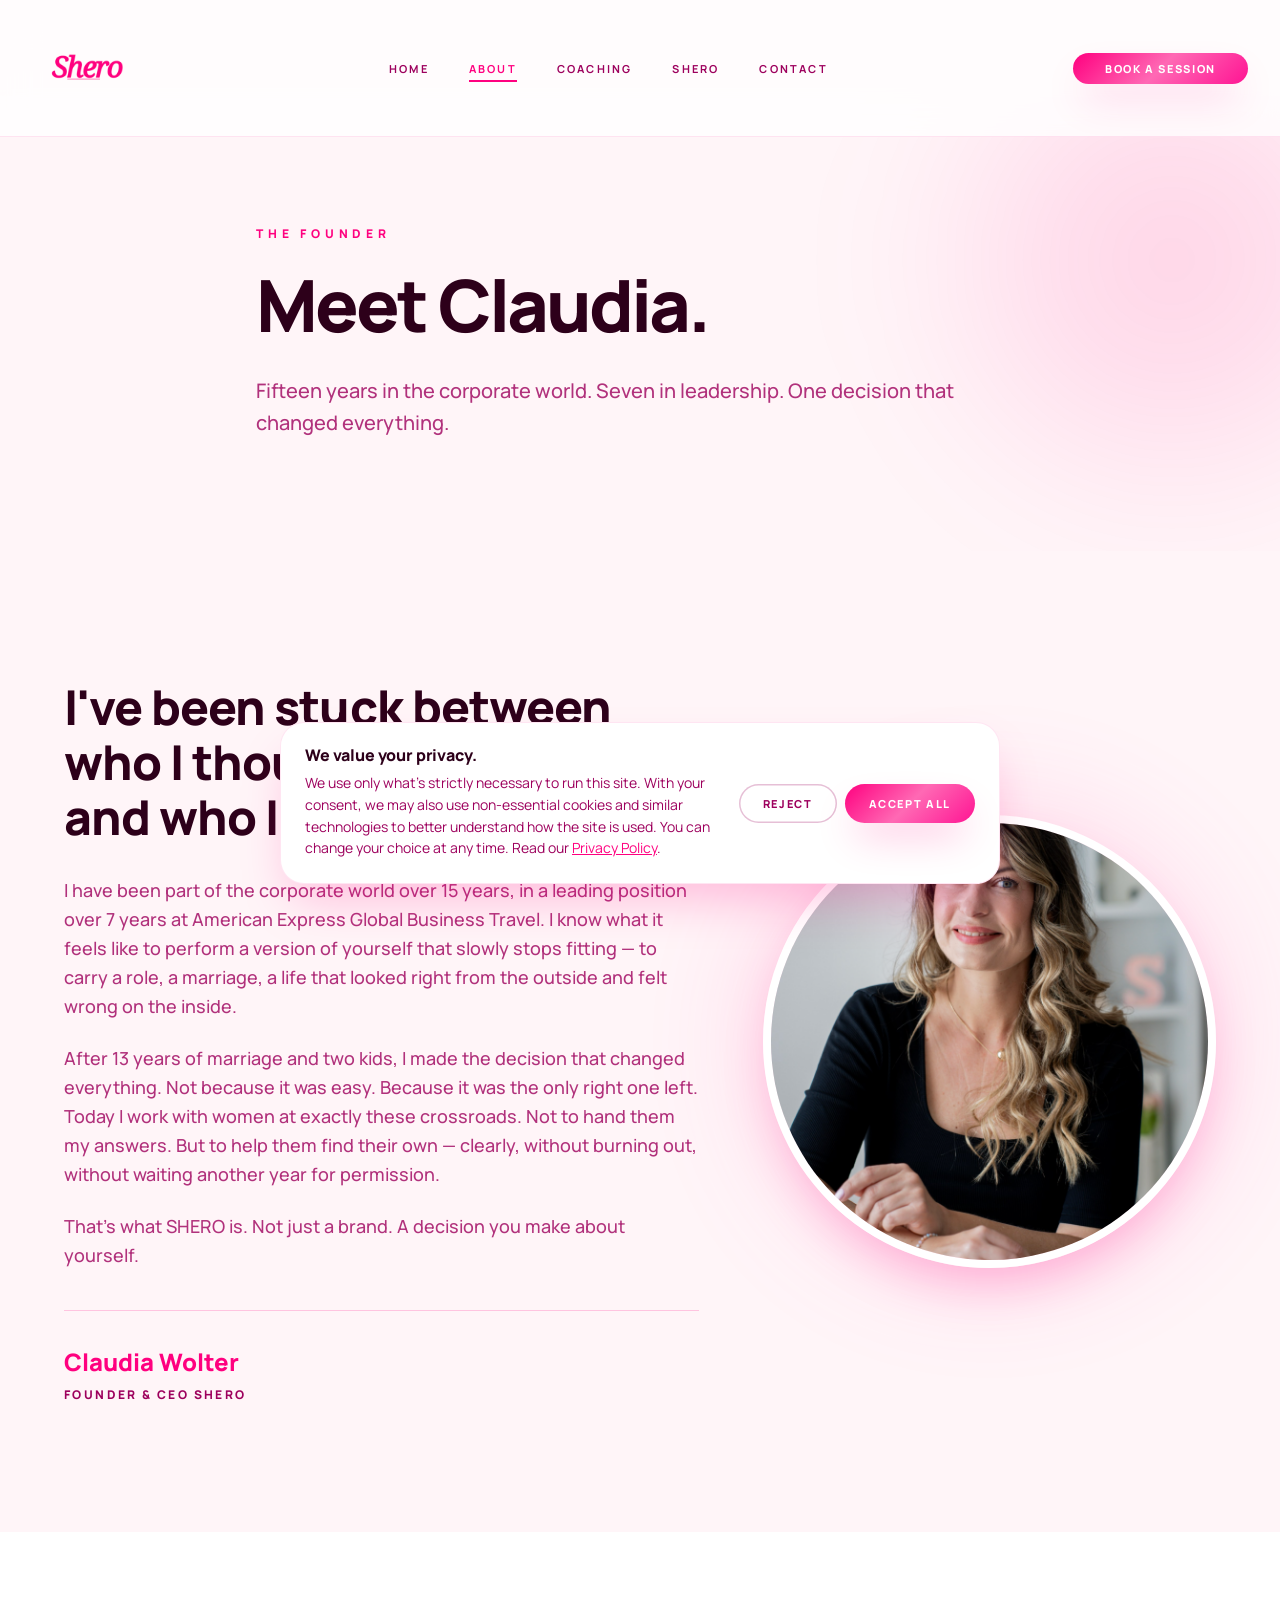
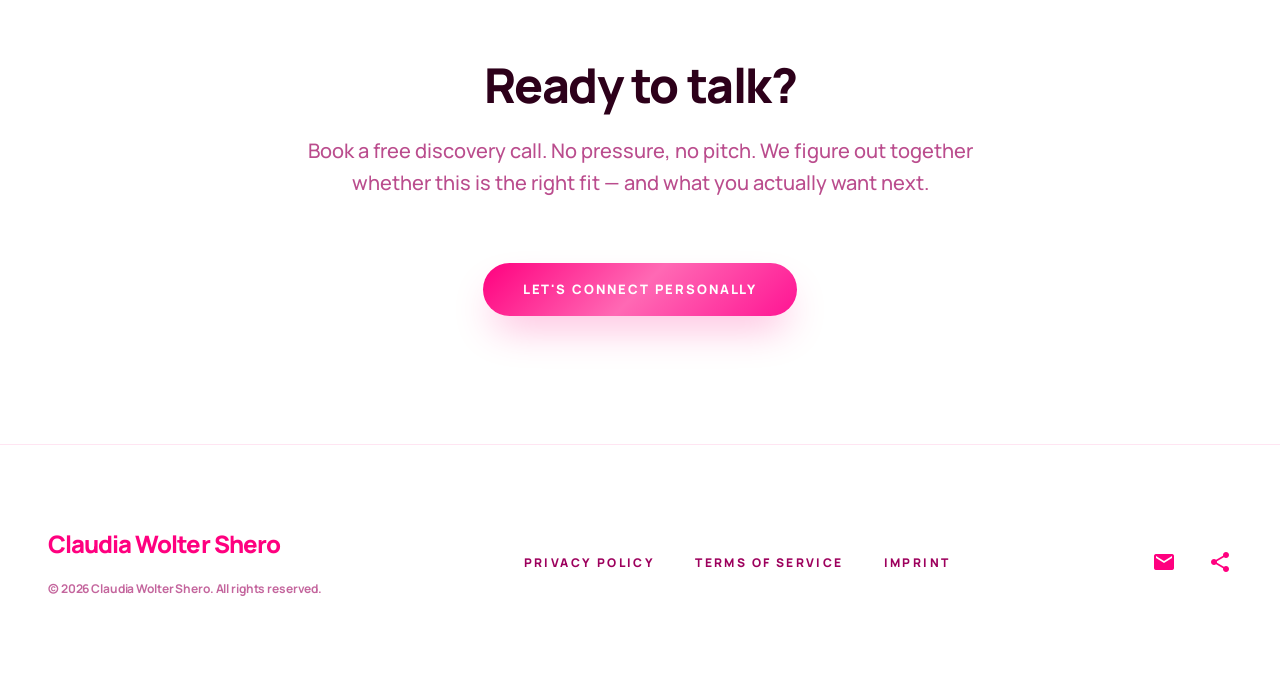
<file: about.html>
<!DOCTYPE html>
<html lang="en">
  <head>
    <meta charset="UTF-8" />
    <meta name="viewport" content="width=device-width, initial-scale=1" />
    <title>About Claudia Wolter | Shero</title>
    <meta
      name="description"
      content="The story behind Shero, in Claudia's own words. Fifteen years in the corporate world, seven in leadership, one decision that changed everything."
    />
    <link rel="preconnect" href="https://fonts.googleapis.com" />
    <link rel="preconnect" href="https://fonts.gstatic.com" crossorigin />
    <link
      href="https://fonts.googleapis.com/css2?family=Manrope:wght@200;300;400;500;600;700;800;900&display=swap"
      rel="stylesheet"
    />
    <link
      href="https://fonts.googleapis.com/css2?family=Material+Symbols+Outlined:wght,FILL@100..700,0..1&display=swap"
      rel="stylesheet"
    />
    <link rel="stylesheet" href="styles/tokens.css" />
    <link rel="stylesheet" href="styles/base.css" />
    <link rel="stylesheet" href="styles/components.css" />
    <link rel="stylesheet" href="styles/pages.css" />
  </head>
  <body>
    <header class="site-nav" data-nav></header>

    <main>
      <section class="page-intro">
        <div class="page-intro__blob" aria-hidden="true"></div>
        <div class="page-intro__inner">
          <span class="eyebrow">The founder</span>
          <h1>Meet Claudia.</h1>
          <p class="page-intro__lede">
            Fifteen years in the corporate world. Seven in leadership. One
            decision that changed everything.
          </p>
        </div>
      </section>

      <section class="founder">
        <div class="founder__inner">
          <div class="founder__body">
            <h2 class="founder__title">
              I've been stuck between who I thought I had to be — and who I
              actually was.
            </h2>
            <div class="founder__paragraphs">
              <p>
                I have been part of the corporate world over 15 years, in a
                leading position over 7 years at American Express Global
                Business Travel. I know what it feels like to perform a version
                of yourself that slowly stops fitting — to carry a role, a
                marriage, a life that looked right from the outside and felt
                wrong on the inside.
              </p>
              <p>
                After 13 years of marriage and two kids, I made the decision
                that changed everything. Not because it was easy. Because it
                was the only right one left. Today I work with women at
                exactly these crossroads. Not to hand them my answers. But to
                help them find their own — clearly, without burning out,
                without waiting another year for permission.
              </p>
              <p>
                That's what SHERO is. Not just a brand. A decision you make
                about yourself.
              </p>
            </div>
            <div class="founder__signature">
              <p class="founder__signature-name">Claudia Wolter</p>
              <p class="founder__signature-role">Founder &amp; CEO Shero</p>
            </div>
          </div>
          <div class="founder__visual">
            <div class="founder__portrait-wrap">
              <div class="founder__portrait-glow" aria-hidden="true"></div>
              <div class="founder__portrait">
                <img
                  alt="Screenshot of the Shero site shown in the portrait placeholder"
                  src="assets/Bildschirmfoto-2026-05-08-um-10.16.10.png"
                />
              </div>
            </div>
          </div>
        </div>
      </section>

      <section class="vsl">
        <div class="vsl__inner">
          <h2 class="vsl__title">Ready to talk?</h2>
          <p class="vsl__subtitle">
            Book a free discovery call. No pressure, no pitch. We figure out
            together whether this is the right fit — and what you actually want
            next.
          </p>
          <a data-calendly class="btn btn-primary">Let's connect personally</a>
        </div>
      </section>
    </main>

    <footer class="site-footer" data-footer></footer>

    <script type="module" src="components/app.js"></script>
  </body>
</html>
</file>
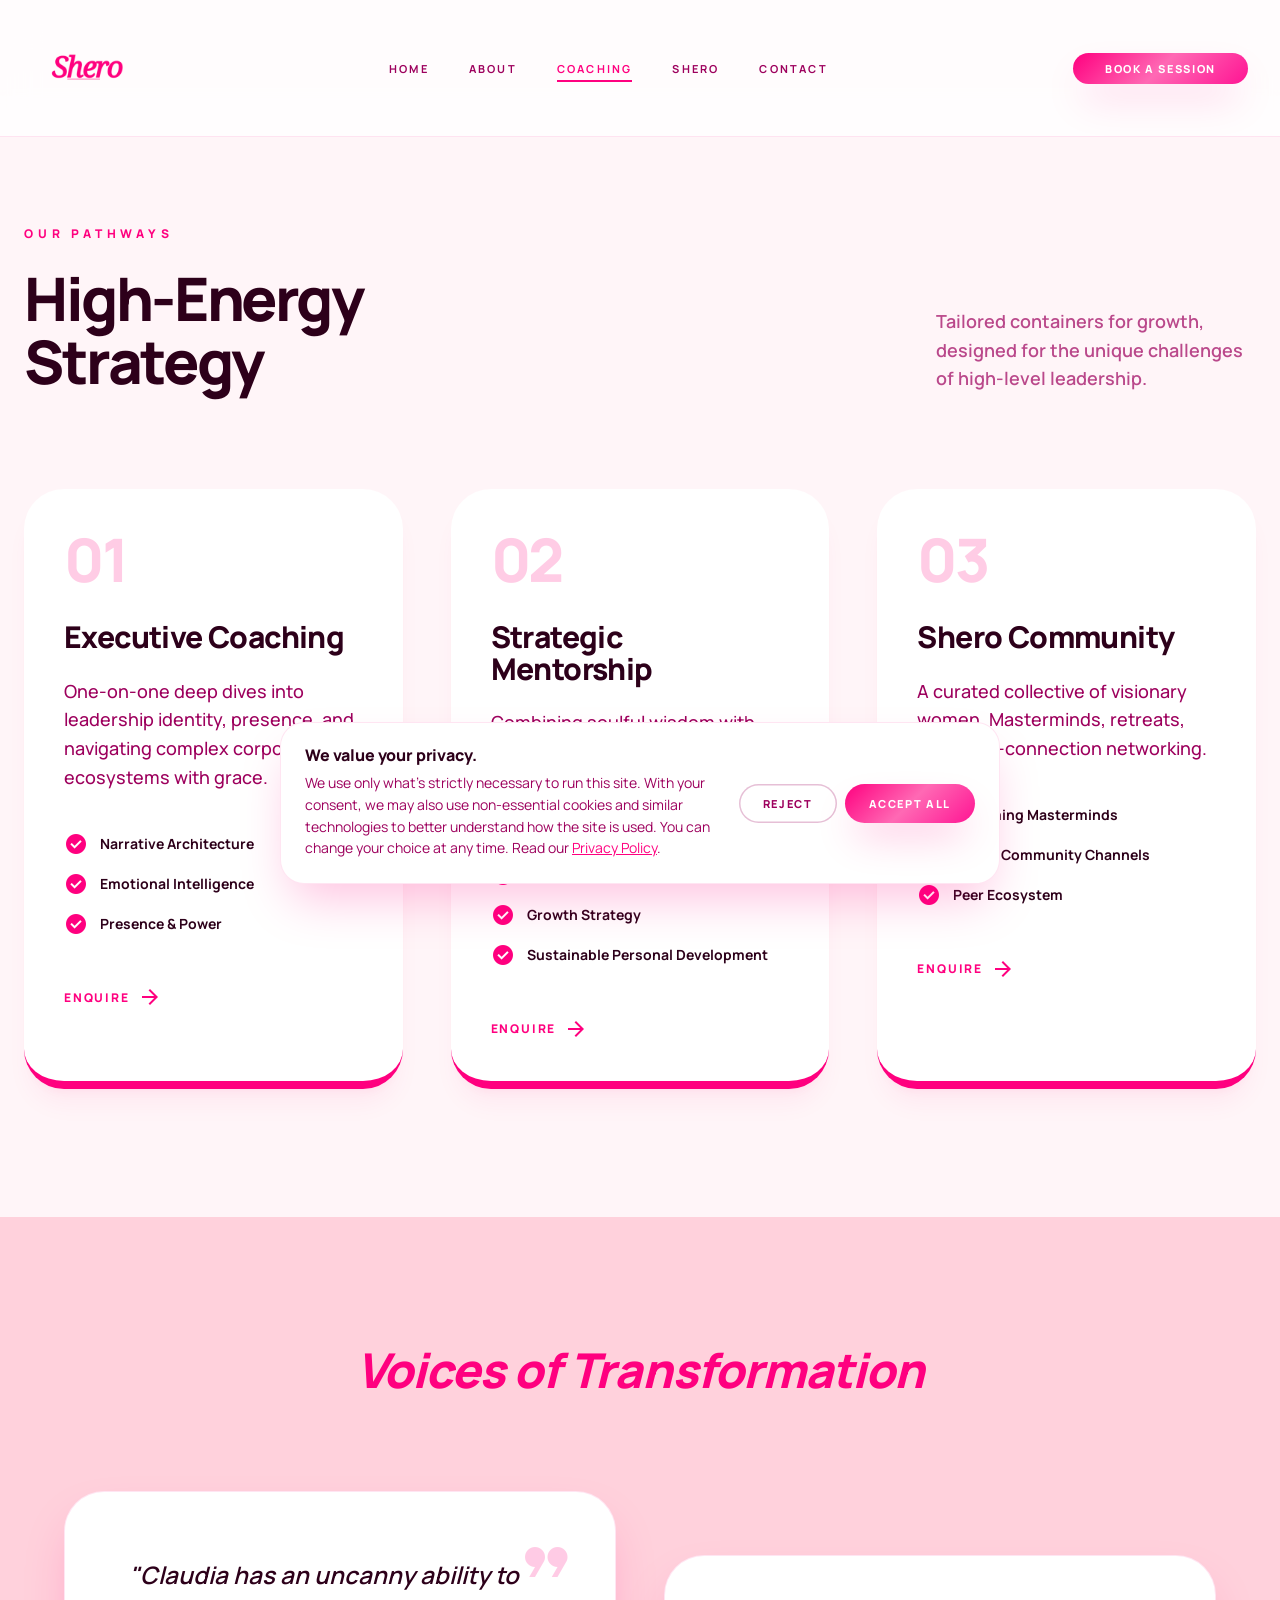
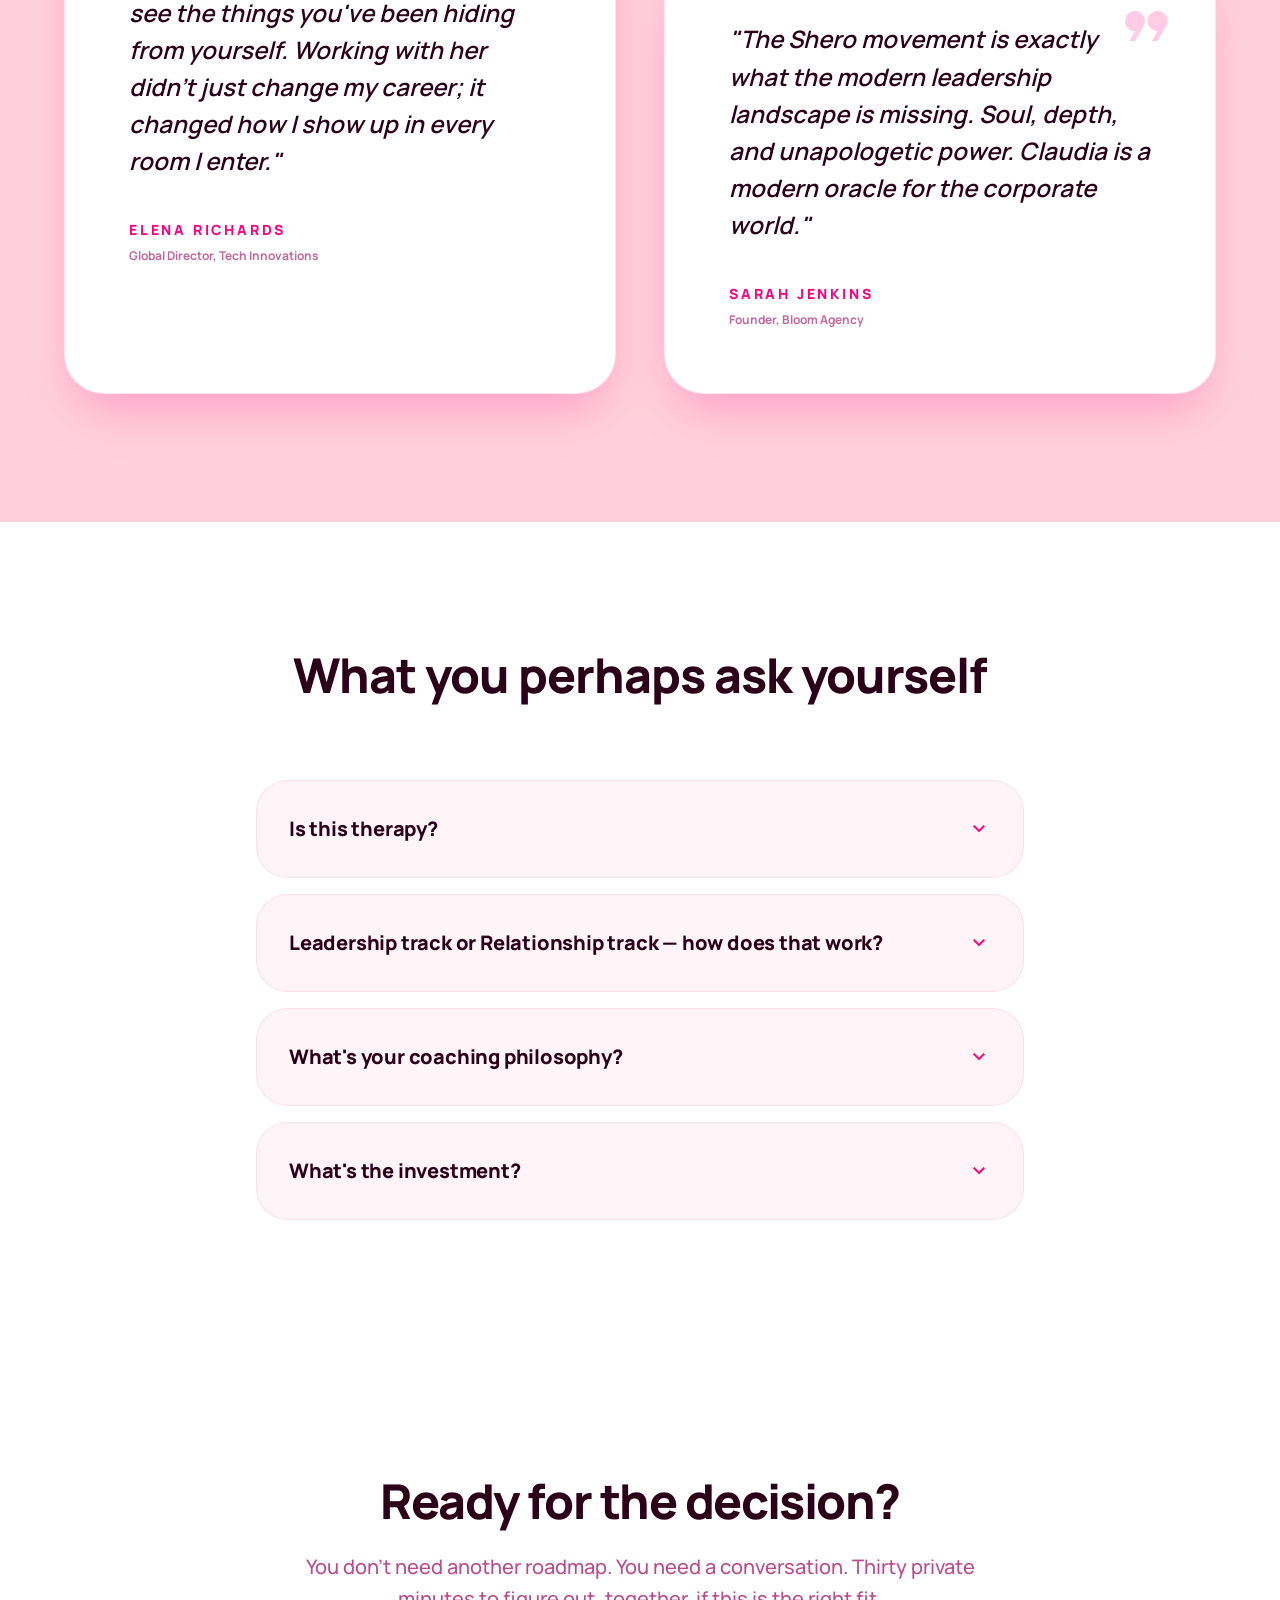
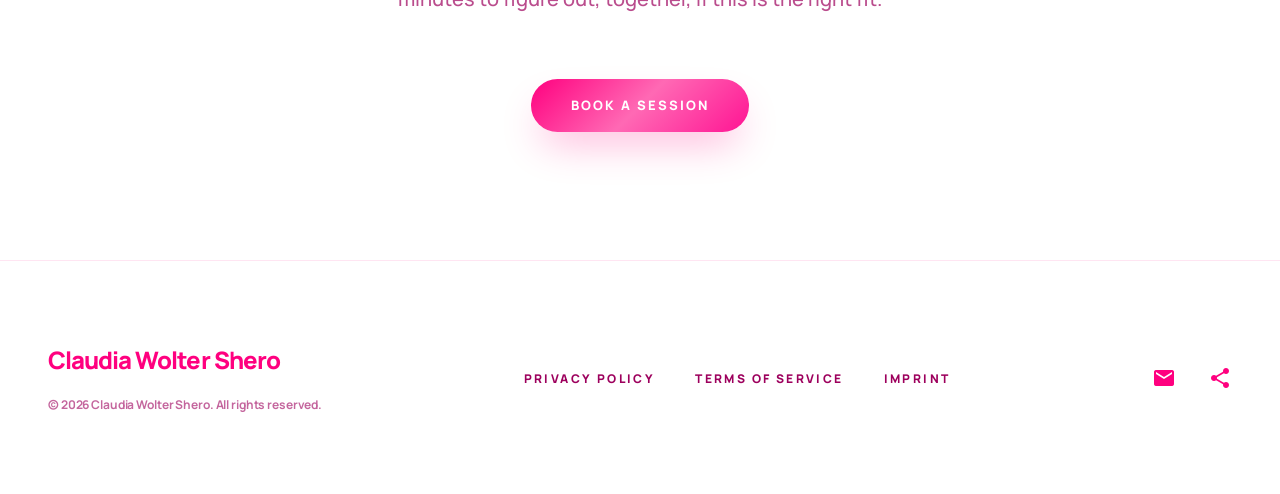
<file: coaching.html>
<!DOCTYPE html>
<html lang="en">
  <head>
    <meta charset="UTF-8" />
    <meta name="viewport" content="width=device-width, initial-scale=1" />
    <title>High-Energy Strategy | Coaching with Claudia Wolter</title>
    <meta
      name="description"
      content="Executive Coaching, Strategic Mentorship and the Shero Community — tailored containers for growth, designed for the unique challenges of high-level leadership."
    />
    <link rel="preconnect" href="https://fonts.googleapis.com" />
    <link rel="preconnect" href="https://fonts.gstatic.com" crossorigin />
    <link
      href="https://fonts.googleapis.com/css2?family=Manrope:wght@200;300;400;500;600;700;800;900&display=swap"
      rel="stylesheet"
    />
    <link
      href="https://fonts.googleapis.com/css2?family=Material+Symbols+Outlined:wght,FILL@100..700,0..1&display=swap"
      rel="stylesheet"
    />
    <link rel="stylesheet" href="styles/tokens.css" />
    <link rel="stylesheet" href="styles/base.css" />
    <link rel="stylesheet" href="styles/components.css" />
    <link rel="stylesheet" href="styles/pages.css" />
  </head>
  <body>
    <header class="site-nav" data-nav></header>

    <main>
      <section class="services">
        <div class="services__inner">
          <div class="services__header">
            <div>
              <span class="eyebrow">Our Pathways</span>
              <h2 class="services__title">High-Energy Strategy</h2>
            </div>
            <p class="services__subtitle">
              Tailored containers for growth, designed for the unique
              challenges of high-level leadership.
            </p>
          </div>

          <div class="services__grid">
            <article class="service-card">
              <span class="service-card__number">01</span>
              <h3 class="service-card__title">Executive Coaching</h3>
              <p class="service-card__body">
                One-on-one deep dives into leadership identity, presence, and
                navigating complex corporate ecosystems with grace.
              </p>
              <ul class="service-card__features">
                <li class="service-card__feature">
                  <span class="material-symbols-outlined">check_circle</span>
                  Narrative Architecture
                </li>
                <li class="service-card__feature">
                  <span class="material-symbols-outlined">check_circle</span>
                  Emotional Intelligence
                </li>
                <li class="service-card__feature">
                  <span class="material-symbols-outlined">check_circle</span>
                  Presence &amp; Power
                </li>
              </ul>
              <a data-calendly class="btn-text">
                Enquire
                <span class="material-symbols-outlined">arrow_forward</span>
              </a>
            </article>

            <article class="service-card">
              <span class="service-card__number">02</span>
              <h3 class="service-card__title">Strategic Mentorship</h3>
              <p class="service-card__body">
                Combining soulful wisdom with pragmatic strategy for female
                founders and emerging C-suite leaders.
              </p>
              <ul class="service-card__features">
                <li class="service-card__feature">
                  <span class="material-symbols-outlined">check_circle</span>
                  Business Soul-Alignment
                </li>
                <li class="service-card__feature">
                  <span class="material-symbols-outlined">check_circle</span>
                  Growth Strategy
                </li>
                <li class="service-card__feature">
                  <span class="material-symbols-outlined">check_circle</span>
                  Sustainable Personal Development
                </li>
              </ul>
              <a data-calendly class="btn-text">
                Enquire
                <span class="material-symbols-outlined">arrow_forward</span>
              </a>
            </article>

            <article class="service-card">
              <span class="service-card__number">03</span>
              <h3 class="service-card__title">Shero Community</h3>
              <p class="service-card__body">
                A curated collective of visionary women. Masterminds, retreats,
                and deep-connection networking.
              </p>
              <ul class="service-card__features">
                <li class="service-card__feature">
                  <span class="material-symbols-outlined">check_circle</span>
                  Upcoming Masterminds
                </li>
                <li class="service-card__feature">
                  <span class="material-symbols-outlined">check_circle</span>
                  Digital Community Channels
                </li>
                <li class="service-card__feature">
                  <span class="material-symbols-outlined">check_circle</span>
                  Peer Ecosystem
                </li>
              </ul>
              <a data-calendly class="btn-text">
                Enquire
                <span class="material-symbols-outlined">arrow_forward</span>
              </a>
            </article>
          </div>
        </div>
      </section>

      <section class="testimonials">
        <div class="testimonials__inner">
          <h2 class="testimonials__title">Voices of Transformation</h2>
          <div class="testimonials__grid">
            <article class="testimonial-card">
              <span class="testimonial-card__mark material-symbols-outlined icon--fill" aria-hidden="true">format_quote</span>
              <p class="testimonial-card__quote">
                "Claudia has an uncanny ability to see the things you've been
                hiding from yourself. Working with her didn't just change my
                career; it changed how I show up in every room I enter."
              </p>
              <div>
                <p class="testimonial-card__name">Elena Richards</p>
                <p class="testimonial-card__role">Global Director, Tech Innovations</p>
              </div>
            </article>

            <article class="testimonial-card testimonial-card--offset">
              <span class="testimonial-card__mark material-symbols-outlined icon--fill" aria-hidden="true">format_quote</span>
              <p class="testimonial-card__quote">
                "The Shero movement is exactly what the modern leadership
                landscape is missing. Soul, depth, and unapologetic power.
                Claudia is a modern oracle for the corporate world."
              </p>
              <div>
                <p class="testimonial-card__name">Sarah Jenkins</p>
                <p class="testimonial-card__role">Founder, Bloom Agency</p>
              </div>
            </article>
          </div>
        </div>
      </section>

      <section class="faq">
        <div class="faq__inner">
          <h2 class="faq__title">What you perhaps ask yourself</h2>
          <div class="faq__list">
            <details class="faq__item">
              <summary class="faq__summary">
                <span class="faq__question">Is this therapy?</span>
                <span class="faq__indicator material-symbols-outlined" aria-hidden="true">expand_more</span>
              </summary>
              <div class="faq__body">
                No. Coaching is future-focused — we work on decisions, clarity,
                and moving forward. If deeper therapeutic work comes up, I'll
                tell you honestly and can point you to the right support.
              </div>
            </details>

            <details class="faq__item">
              <summary class="faq__summary">
                <span class="faq__question">Leadership track or Relationship track — how does that work?</span>
                <span class="faq__indicator material-symbols-outlined" aria-hidden="true">expand_more</span>
              </summary>
              <div class="faq__body">
                Sometimes both. During our Discovery Call, we figure out
                together what's most relevant for you right now. The coaching
                adapts to where you actually are — not a fixed script.
              </div>
            </details>

            <details class="faq__item">
              <summary class="faq__summary">
                <span class="faq__question">What's your coaching philosophy?</span>
                <span class="faq__indicator material-symbols-outlined" aria-hidden="true">expand_more</span>
              </summary>
              <div class="faq__body">
                I don't tell you what to do. I ask the questions that help you
                stop leading from who others think you should be — and start
                making decisions from who you actually are.
              </div>
            </details>

            <details class="faq__item">
              <summary class="faq__summary">
                <span class="faq__question">What's the investment?</span>
                <span class="faq__indicator material-symbols-outlined" aria-hidden="true">expand_more</span>
              </summary>
              <div class="faq__body">
                We discuss investment in your Discovery Call — no pressure, no
                pitch. Book a free call and we'll figure out together if this
                is the right fit.
              </div>
            </details>
          </div>
        </div>
      </section>

      <section class="vsl">
        <div class="vsl__inner">
          <h2 class="vsl__title">Ready for the decision?</h2>
          <p class="vsl__subtitle">
            You don't need another roadmap. You need a conversation. Thirty
            private minutes to figure out, together, if this is the right fit.
          </p>
          <a data-calendly class="btn btn-primary">Book a Session</a>
        </div>
      </section>
    </main>

    <footer class="site-footer" data-footer></footer>

    <script type="module" src="components/app.js"></script>
  </body>
</html>
</file>
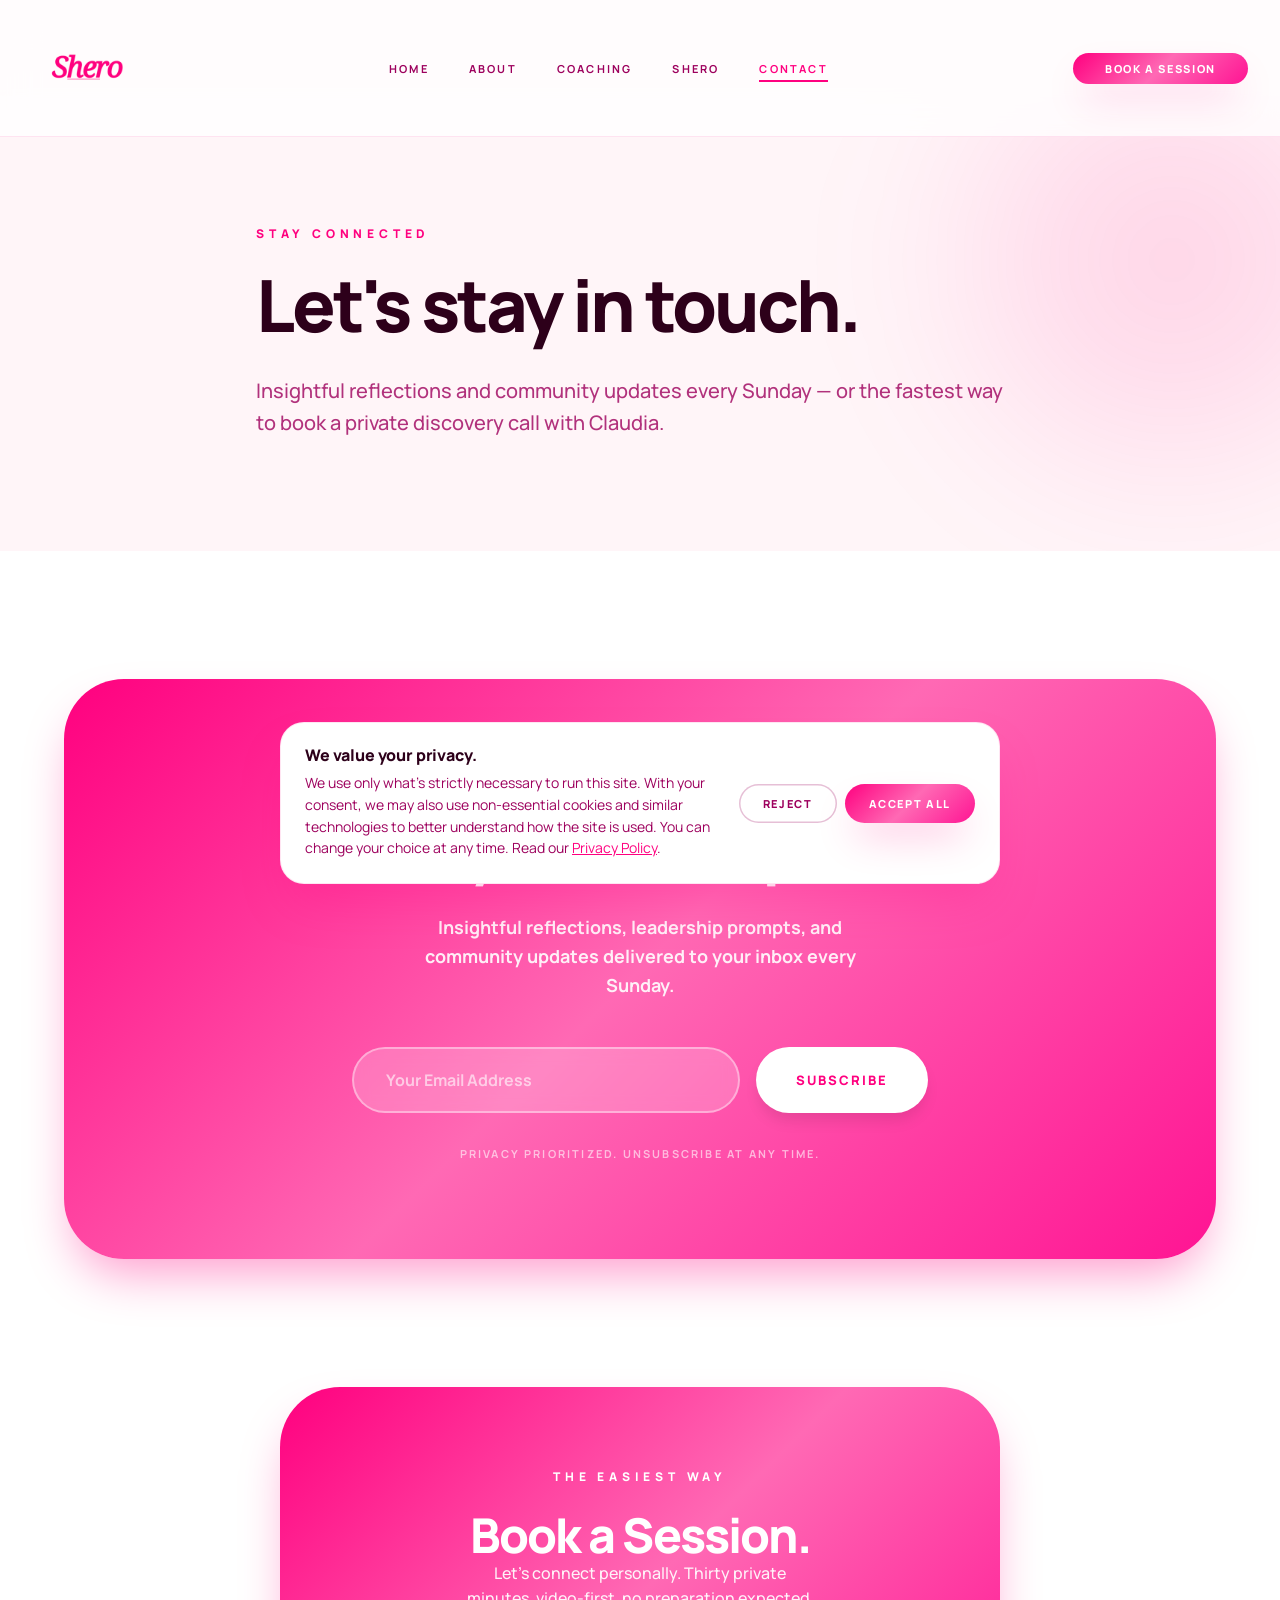
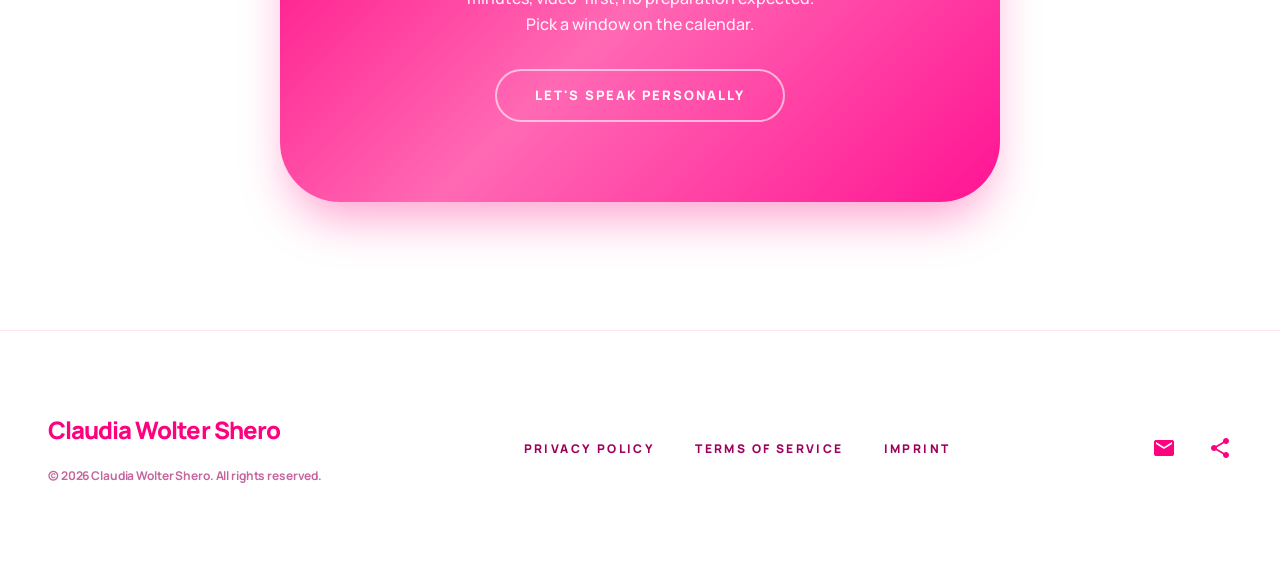
<file: contact.html>
<!DOCTYPE html>
<html lang="en">
  <head>
    <meta charset="UTF-8" />
    <meta name="viewport" content="width=device-width, initial-scale=1" />
    <title>Stay Connected | Weekly Shero Inspiration</title>
    <meta
      name="description"
      content="Weekly Shero inspiration, leadership prompts, and community updates. Or book a private discovery call with Claudia."
    />
    <link rel="preconnect" href="https://fonts.googleapis.com" />
    <link rel="preconnect" href="https://fonts.gstatic.com" crossorigin />
    <link
      href="https://fonts.googleapis.com/css2?family=Manrope:wght@200;300;400;500;600;700;800;900&display=swap"
      rel="stylesheet"
    />
    <link
      href="https://fonts.googleapis.com/css2?family=Material+Symbols+Outlined:wght,FILL@100..700,0..1&display=swap"
      rel="stylesheet"
    />
    <link rel="stylesheet" href="styles/tokens.css" />
    <link rel="stylesheet" href="styles/base.css" />
    <link rel="stylesheet" href="styles/components.css" />
    <link rel="stylesheet" href="styles/pages.css" />
  </head>
  <body>
    <header class="site-nav" data-nav></header>

    <main>
      <section class="page-intro">
        <div class="page-intro__blob" aria-hidden="true"></div>
        <div class="page-intro__inner">
          <span class="eyebrow">Stay Connected</span>
          <h1>Let's stay in touch.</h1>
          <p class="page-intro__lede">
            Insightful reflections and community updates every Sunday — or the
            fastest way to book a private discovery call with Claudia.
          </p>
        </div>
      </section>

      <section class="newsletter">
        <div class="newsletter__inner">
          <div class="newsletter__card">
            <div class="newsletter__texture" aria-hidden="true"></div>
            <div class="newsletter__body">
              <span class="eyebrow eyebrow--on-primary">Stay Connected</span>
              <h2 class="newsletter__title">Weekly Shero Inspiration</h2>
              <p class="newsletter__lede">
                Insightful reflections, leadership prompts, and community
                updates delivered to your inbox every Sunday.
              </p>
              <div class="newsletter__form" role="group" aria-label="Subscribe to the Shero newsletter">
                <label class="sr-only" for="newsletter-email">Your email address</label>
                <input
                  class="newsletter__input"
                  id="newsletter-email"
                  type="email"
                  placeholder="Your Email Address"
                />
                <a data-calendly class="btn btn-inverse">Subscribe</a>
              </div>
              <p class="newsletter__privacy">Privacy prioritized. Unsubscribe at any time.</p>
            </div>
          </div>
        </div>
      </section>

      <section class="contact-grid">
        <div class="contact-grid__inner">
          <div class="contact-book-card">
            <div>
              <span class="eyebrow eyebrow--on-primary">The easiest way</span>
              <h2>Book a Session.</h2>
              <p>
                Let's connect personally. Thirty private minutes, video-first,
                no preparation expected. Pick a window on the calendar.
              </p>
            </div>
            <div>
              <a data-calendly class="btn btn-ghost-on-primary">Let's speak personally</a>
            </div>
          </div>

        </div>
      </section>
    </main>

    <footer class="site-footer" data-footer></footer>

    <script type="module" src="components/app.js"></script>
  </body>
</html>
</file>
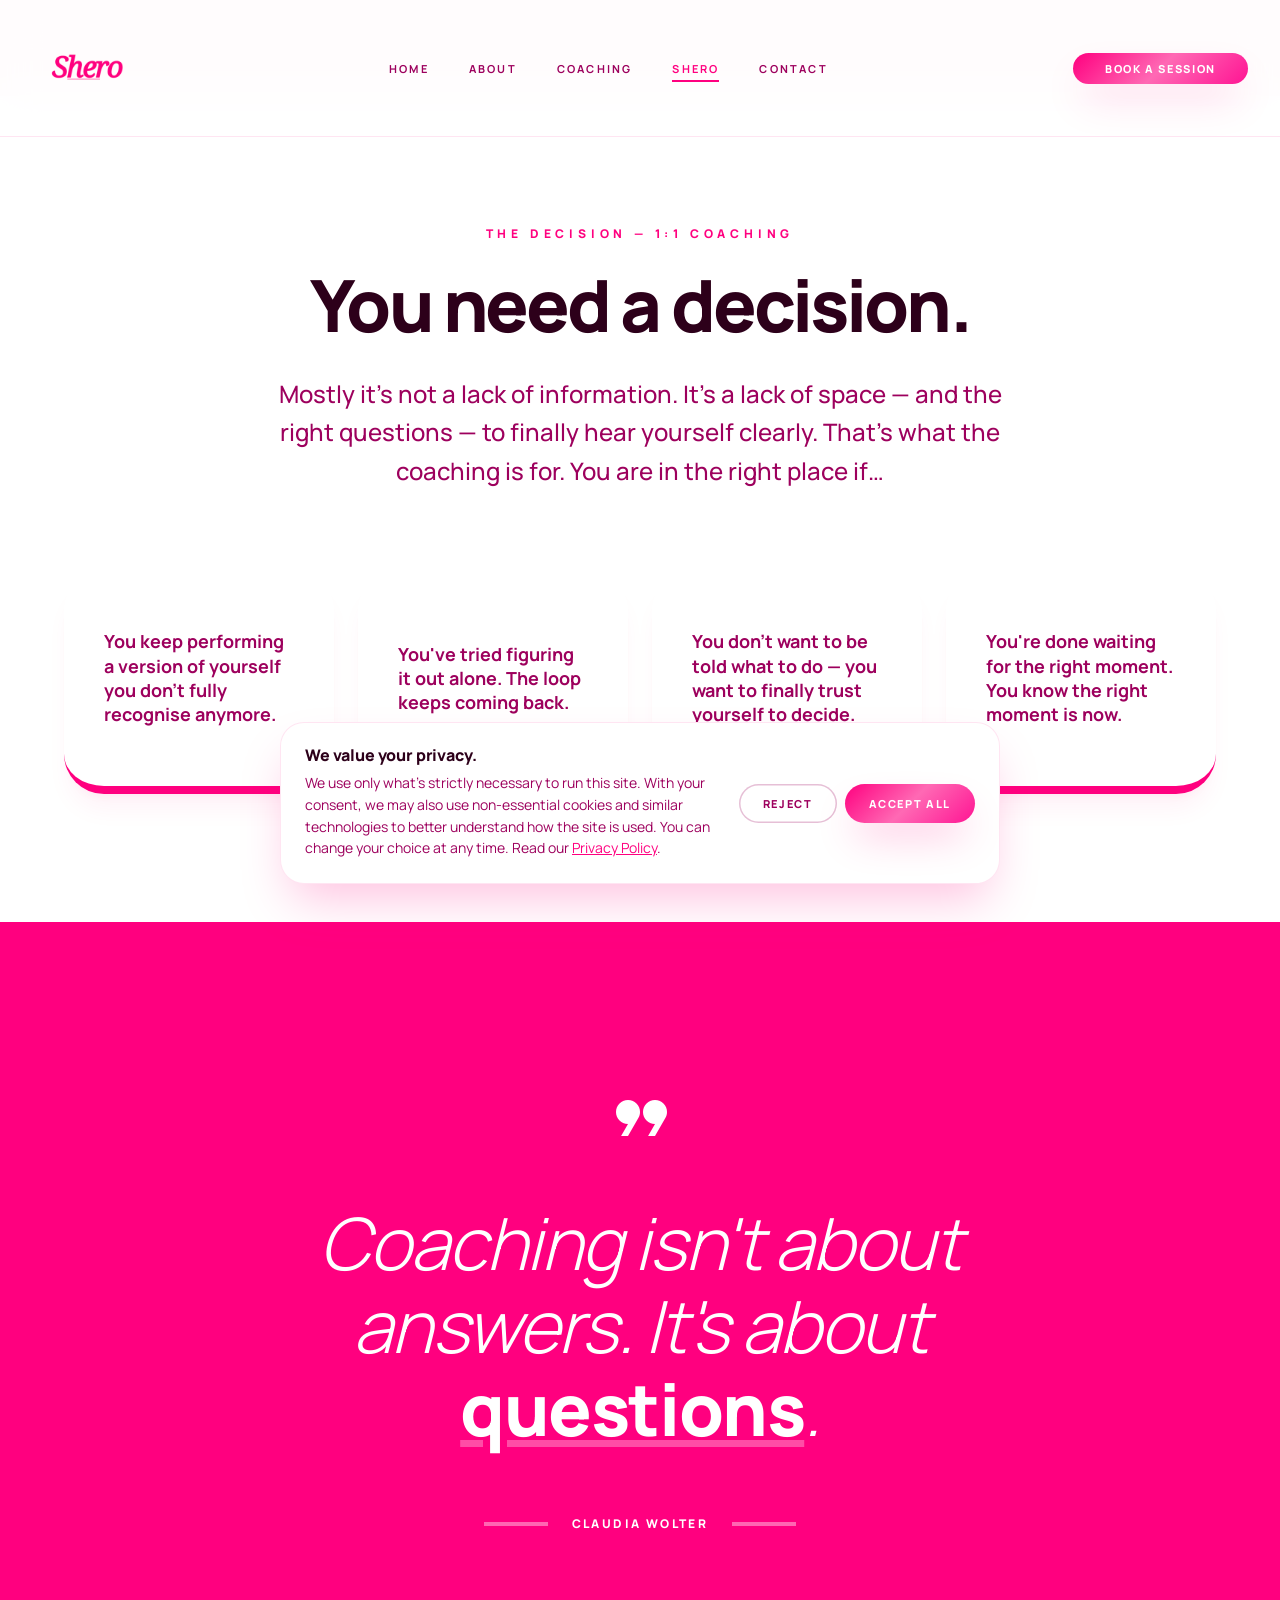
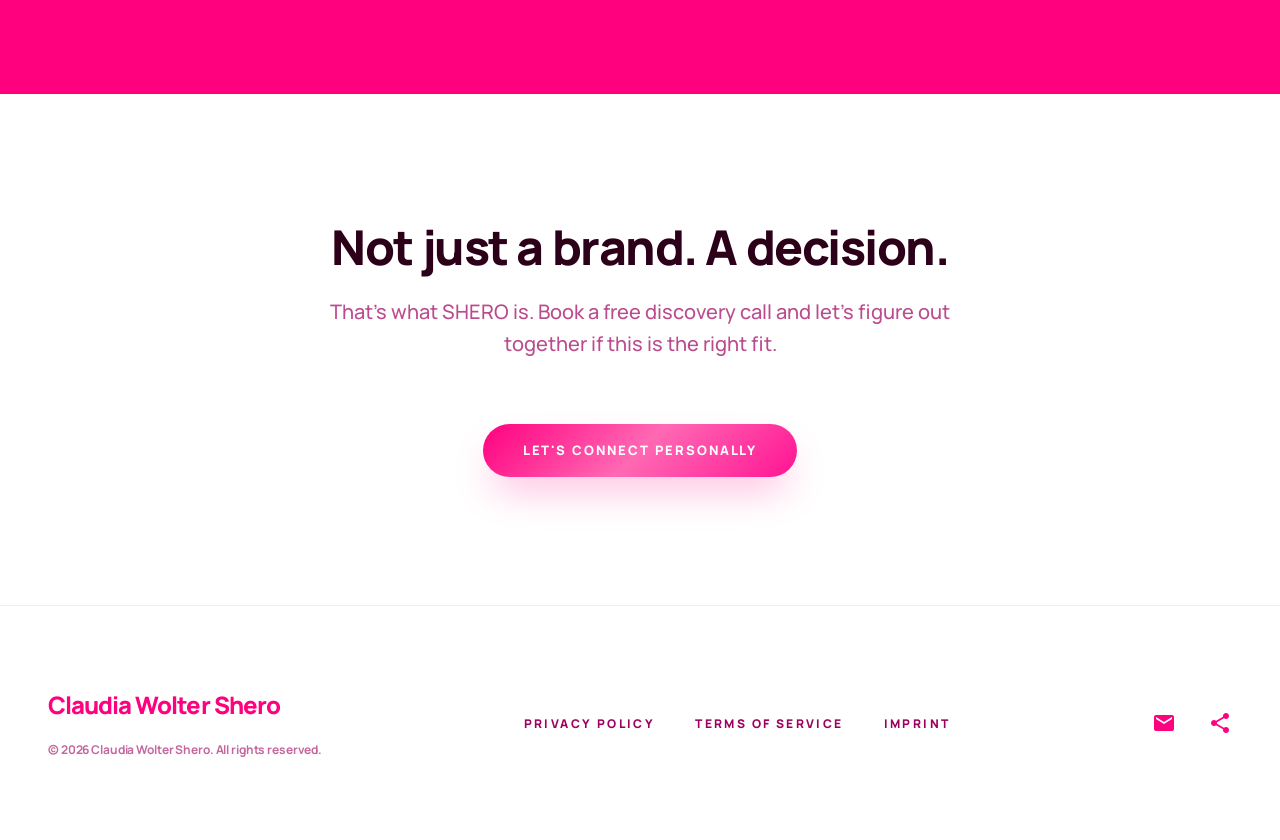
<file: shero.html>
<!DOCTYPE html>
<html lang="en">
  <head>
    <meta charset="UTF-8" />
    <meta name="viewport" content="width=device-width, initial-scale=1" />
    <title>The Decision | Shero by Claudia Wolter</title>
    <meta
      name="description"
      content="You need a decision. Coaching isn't about answers — it's about the right questions to finally hear yourself clearly."
    />
    <link rel="preconnect" href="https://fonts.googleapis.com" />
    <link rel="preconnect" href="https://fonts.gstatic.com" crossorigin />
    <link
      href="https://fonts.googleapis.com/css2?family=Manrope:wght@200;300;400;500;600;700;800;900&display=swap"
      rel="stylesheet"
    />
    <link
      href="https://fonts.googleapis.com/css2?family=Material+Symbols+Outlined:wght,FILL@100..700,0..1&display=swap"
      rel="stylesheet"
    />
    <link rel="stylesheet" href="styles/tokens.css" />
    <link rel="stylesheet" href="styles/base.css" />
    <link rel="stylesheet" href="styles/components.css" />
    <link rel="stylesheet" href="styles/pages.css" />
  </head>
  <body>
    <header class="site-nav" data-nav></header>

    <main>
      <section class="decision">
        <div class="decision__inner">
          <div class="decision__header">
            <span class="eyebrow">The Decision — 1:1 Coaching</span>
            <h2 class="decision__title">You need a decision.</h2>
            <p class="decision__lede">
              Mostly it's not a lack of information. It's a lack of space —
              and the right questions — to finally hear yourself clearly.
              That's what the coaching is for. You are in the right place
              if…
            </p>
          </div>

          <div class="decision__grid">
            <article class="decision-card">
              <p>You keep performing a version of yourself you don't fully recognise anymore.</p>
            </article>
            <article class="decision-card">
              <p>You've tried figuring it out alone. The loop keeps coming back.</p>
            </article>
            <article class="decision-card">
              <p>You don't want to be told what to do — you want to finally trust yourself to decide.</p>
            </article>
            <article class="decision-card">
              <p>You're done waiting for the right moment. You know the right moment is now.</p>
            </article>
          </div>
        </div>
      </section>

      <section class="philosophy">
        <div class="philosophy__texture" aria-hidden="true"></div>
        <div class="philosophy__inner">
          <span class="material-symbols-outlined philosophy__icon icon--fill" aria-hidden="true">format_quote</span>
          <h2 class="philosophy__quote">
            Coaching isn't about answers. It's about
            <span class="philosophy__quote-accent">questions</span>.
          </h2>
          <div class="philosophy__attribution">
            <span class="philosophy__rule" aria-hidden="true"></span>
            <span class="philosophy__name">Claudia Wolter</span>
            <span class="philosophy__rule" aria-hidden="true"></span>
          </div>
        </div>
      </section>

      <section class="vsl">
        <div class="vsl__inner">
          <h2 class="vsl__title">Not just a brand. A decision.</h2>
          <p class="vsl__subtitle">
            That's what SHERO is. Book a free discovery call and let's figure
            out together if this is the right fit.
          </p>
          <a data-calendly class="btn btn-primary">Let's connect personally</a>
        </div>
      </section>
    </main>

    <footer class="site-footer" data-footer></footer>

    <script type="module" src="components/app.js"></script>
  </body>
</html>
</file>
<file: styles/base.css>
/* Base styles — Manrope only, Stitch body setup */

*,
*::before,
*::after {
  box-sizing: border-box;
}

html {
  scroll-behavior: smooth;
}

body {
  margin: 0;
  font-family: var(--font-sans);
  font-size: 1rem;
  line-height: 1.6;
  color: var(--on-surface);
  background: var(--background);
  -webkit-font-smoothing: antialiased;
  -moz-osx-font-smoothing: grayscale;
}

body::selection,
*::selection {
  background: var(--primary);
  color: var(--on-primary);
}

h1, h2, h3, h4, h5, h6 {
  font-family: var(--font-sans);
  margin: 0;
  color: var(--on-surface);
  font-weight: 900;
  letter-spacing: -0.02em;
  line-height: 1.05;
}

p {
  margin: 0 0 1rem;
}

a {
  color: var(--primary);
  text-decoration: none;
  transition: color 300ms ease;
}

img {
  display: block;
  max-width: 100%;
  height: auto;
}

button {
  font-family: inherit;
  cursor: pointer;
}

/* Utility layout */
.container {
  width: 100%;
  max-width: 1280px;
  margin-inline: auto;
  padding-inline: 1.5rem;
}

.container--sm { max-width: 768px; }
.container--md { max-width: 960px; }
.container--lg { max-width: 1152px; }

@media (min-width: 768px) {
  .container {
    padding-inline: 2rem;
  }
}

/* The "eyebrow" — uppercase label used repeatedly in Stitch */
.eyebrow {
  display: block;
  font-size: 0.75rem;
  text-transform: uppercase;
  letter-spacing: 0.4em;
  font-weight: 900;
  color: var(--primary);
  margin-bottom: 1.5rem;
}

.eyebrow--on-primary {
  color: var(--on-primary);
}

/* Accessibility */
:focus-visible {
  outline: 2px solid var(--primary);
  outline-offset: 3px;
  border-radius: 0.5rem;
}

.sr-only {
  position: absolute;
  width: 1px;
  height: 1px;
  padding: 0;
  margin: -1px;
  overflow: hidden;
  clip: rect(0, 0, 0, 0);
  white-space: nowrap;
  border: 0;
}

@media (prefers-reduced-motion: reduce) {
  *,
  *::before,
  *::after {
    animation-duration: 0.01ms !important;
    transition-duration: 0.01ms !important;
  }
}
</file>
<file: styles/components.css>
/* Components — matching Stitch visual language */

/* ---------------- Buttons ---------------- */

.btn {
  display: inline-flex;
  align-items: center;
  justify-content: center;
  gap: 0.5rem;
  font-family: var(--font-sans);
  font-weight: 900;
  text-transform: uppercase;
  letter-spacing: 0.15em;
  line-height: 1;
  padding: 1.25rem 2.5rem;
  border-radius: var(--radius-full);
  border: 0;
  cursor: pointer;
  text-decoration: none;
  transition: transform 300ms ease, filter 300ms ease, box-shadow 300ms ease, background 300ms ease;
  white-space: nowrap;
  font-size: 0.8125rem;
}

.btn--sm {
  padding: 0.625rem 2rem;
  font-size: 0.6875rem;
}

/* Primary: Stitch's pink-glam-gradient */
.btn-primary {
  background: var(--pink-glam-gradient);
  color: var(--on-primary);
  box-shadow: var(--shadow-cta);
}

.btn-primary:hover {
  filter: brightness(1.1);
  transform: translateY(-2px);
}

.btn-primary:active {
  transform: scale(0.97);
}

/* Inverse: white background with primary text (used inside pink-gradient cards) */
.btn-inverse {
  background: var(--on-primary);
  color: var(--primary);
  box-shadow: 0 10px 15px -3px rgba(0, 0, 0, 0.1);
}

.btn-inverse:hover {
  transform: scale(1.05);
}

/* Ghost CTA inside hot-pink blocks (white ring, transparent bg) */
.btn-ghost-on-primary {
  background: transparent;
  color: var(--on-primary);
  box-shadow: inset 0 0 0 2px rgba(255, 255, 255, 0.6);
}

.btn-ghost-on-primary:hover {
  background: rgba(255, 255, 255, 0.12);
}

/* Text button with arrow */
.btn-text {
  background: transparent;
  color: var(--primary);
  padding: 0;
  text-transform: uppercase;
  letter-spacing: 0.15em;
  font-weight: 900;
  font-size: 0.75rem;
  display: inline-flex;
  align-items: center;
  gap: 0.5rem;
}

.btn-text:hover {
  text-decoration: underline;
}

/* ---------------- Nav ---------------- */

.site-nav {
  position: fixed;
  top: 0;
  left: 0;
  right: 0;
  z-index: 50;
  background: rgba(255, 255, 255, 0.8);
  backdrop-filter: blur(20px);
  -webkit-backdrop-filter: blur(20px);
  border-bottom: 1px solid rgba(255, 0, 127, 0.1);
}

.site-nav__inner {
  display: flex;
  justify-content: space-between;
  align-items: center;
  padding: 0.75rem 1.5rem;
  max-width: 100%;
}

@media (min-width: 768px) {
  .site-nav__inner {
    padding: 0.75rem 2rem;
  }
}

.site-nav__brand {
  display: flex;
  align-items: center;
  text-decoration: none;
}

.site-nav__logo {
  height: 7rem;
  width: auto;
  max-width: 400px;
}

.site-nav__links {
  display: none;
  gap: 2.5rem;
  list-style: none;
  margin: 0;
  padding: 0;
}

.site-nav__link {
  font-family: var(--font-sans);
  font-size: 0.6875rem;
  text-transform: uppercase;
  letter-spacing: 0.2em;
  font-weight: 700;
  color: var(--secondary);
  text-decoration: none;
  padding-bottom: 0.25rem;
  transition: color 300ms ease;
}

.site-nav__link:hover {
  color: var(--primary);
}

.site-nav__link[aria-current="page"] {
  color: var(--primary);
  border-bottom: 2px solid var(--primary);
}

.site-nav__toggle {
  background: transparent;
  border: 0;
  color: var(--primary);
  padding: 0.5rem;
  display: inline-flex;
  align-items: center;
  justify-content: center;
}

.site-nav__mobile {
  display: none;
  padding: 1.5rem;
  background: var(--surface);
  border-bottom: 1px solid rgba(255, 0, 127, 0.1);
}

.site-nav__mobile[data-open="true"] {
  display: block;
}

.site-nav__mobile-links {
  list-style: none;
  margin: 0 0 1.5rem;
  padding: 0;
}

.site-nav__mobile-links li + li {
  margin-top: 1rem;
}

.site-nav__mobile-link {
  font-family: var(--font-sans);
  font-weight: 900;
  font-size: 1.25rem;
  text-transform: uppercase;
  letter-spacing: 0.1em;
  color: var(--secondary);
  text-decoration: none;
}

.site-nav__mobile-link[aria-current="page"] {
  color: var(--primary);
}

.site-nav__cta {
  display: none;
}

@media (min-width: 960px) {
  .site-nav__links {
    display: flex;
  }
  .site-nav__cta {
    display: inline-flex;
  }
  .site-nav__toggle {
    display: none;
  }
  .site-nav__mobile {
    display: none !important;
  }
}

/* ---------------- Watercolor blobs (Stitch signature backdrop) ---------------- */

.watercolor-blob {
  position: absolute;
  background: radial-gradient(circle, rgba(255, 0, 127, 0.15) 0%, rgba(255, 240, 245, 0) 70%);
  filter: blur(60px);
  pointer-events: none;
  z-index: 0;
}

/* ---------------- Barbie glow utility ---------------- */

.barbie-glow {
  box-shadow: var(--barbie-glow);
}

/* ---------------- Icons ---------------- */
/* Material Symbols are loaded per-page. This sets their default look */
.material-symbols-outlined {
  font-variation-settings: 'FILL' 0, 'wght' 400, 'GRAD' 0, 'opsz' 24;
  font-family: 'Material Symbols Outlined';
  font-weight: normal;
  font-style: normal;
  line-height: 1;
  letter-spacing: normal;
  text-transform: none;
  display: inline-block;
  white-space: nowrap;
  word-wrap: normal;
  direction: ltr;
  -webkit-font-smoothing: antialiased;
  user-select: none;
}

.icon--fill {
  font-variation-settings: 'FILL' 1, 'wght' 400, 'GRAD' 0, 'opsz' 24;
}

/* ---------------- Shared "cube texture" overlay (Philosophy + gradient sections) ---------------- */

.cube-texture {
  background-image: url("https://www.transparenttextures.com/patterns/cubes.png");
  opacity: 0.2;
  pointer-events: none;
}

.checker-texture {
  background-image: url("https://www.transparenttextures.com/patterns/glam-checkerboard.png");
  opacity: 0.1;
  pointer-events: none;
}

/* ---------------- Footer ---------------- */

.site-footer {
  background: var(--on-primary);
  border-top: 1px solid rgba(255, 0, 127, 0.1);
  padding: 5rem 1.5rem;
}

.site-footer__inner {
  display: flex;
  flex-direction: column;
  align-items: center;
  gap: 2.5rem;
  max-width: 1280px;
  margin-inline: auto;
  text-align: center;
}

.site-footer__brand-block {
  display: flex;
  flex-direction: column;
  gap: 1rem;
}

.site-footer__brand {
  font-size: 1.5rem;
  font-weight: 900;
  letter-spacing: -0.04em;
  color: var(--primary);
  text-decoration: none;
}

.site-footer__copy {
  font-size: 0.75rem;
  font-weight: 700;
  color: var(--secondary);
  opacity: 0.6;
  letter-spacing: -0.01em;
  margin: 0;
}

.site-footer__links {
  display: flex;
  gap: 2.5rem;
  list-style: none;
  padding: 0;
  margin: 0;
  flex-wrap: wrap;
  justify-content: center;
}

.site-footer__link {
  font-size: 0.75rem;
  font-weight: 900;
  text-transform: uppercase;
  letter-spacing: 0.2em;
  color: var(--secondary);
  text-decoration: none;
  transition: color 300ms ease;
}

.site-footer__link:hover {
  color: var(--primary);
}

.site-footer__social {
  display: flex;
  gap: 2rem;
}

.site-footer__social a {
  color: var(--primary);
  display: inline-flex;
  transition: transform 300ms ease;
}

.site-footer__social a:hover {
  transform: scale(1.1);
}

.site-footer__social .material-symbols-outlined {
  font-size: 1.5rem;
}

@media (min-width: 768px) {
  .site-footer {
    padding: 5rem 3rem;
  }
  .site-footer__inner {
    flex-direction: row;
    justify-content: space-between;
    text-align: left;
  }
  .site-footer__links {
    justify-content: flex-start;
  }
}

/* ---------------- Cookie banner ---------------- */

.cookie-banner {
  position: fixed;
  inset: auto 1rem 1rem 1rem;
  z-index: 100;
  background: var(--on-primary);
  border-radius: var(--radius-xl);
  box-shadow: var(--shadow-2xl);
  border: 1px solid rgba(255, 0, 127, 0.1);
  padding: 1.5rem;
  max-width: 720px;
  margin-inline: auto;
  opacity: 0;
  transform: translateY(1rem);
  transition: opacity 350ms ease, transform 350ms ease;
}

.cookie-banner--visible {
  opacity: 1;
  transform: translateY(0);
}

.cookie-banner__inner {
  display: flex;
  flex-direction: column;
  gap: 1.25rem;
}

.cookie-banner__title {
  font-size: 1rem;
  font-weight: 800;
  letter-spacing: -0.01em;
  color: var(--on-surface);
  margin: 0 0 0.5rem;
}

.cookie-banner__body {
  font-size: 0.875rem;
  line-height: 1.55;
  color: var(--secondary);
  margin: 0;
}

.cookie-banner__body a {
  color: var(--primary);
  text-decoration: underline;
}

.cookie-banner__body a:hover {
  color: var(--on-surface);
}

.cookie-banner__actions {
  display: flex;
  flex-direction: column;
  gap: 0.5rem;
}

.cookie-banner__btn {
  display: inline-flex;
  align-items: center;
  justify-content: center;
  font-family: var(--font-sans);
  font-weight: 900;
  text-transform: uppercase;
  letter-spacing: 0.15em;
  font-size: 0.6875rem;
  line-height: 1;
  padding: 0.875rem 1.5rem;
  border-radius: var(--radius-full);
  border: 0;
  cursor: pointer;
  transition: transform 300ms ease, filter 300ms ease, background 300ms ease;
}

.cookie-banner__btn--accept {
  background: var(--pink-glam-gradient);
  color: var(--on-primary);
  box-shadow: var(--shadow-cta);
}

.cookie-banner__btn--accept:hover {
  filter: brightness(1.1);
  transform: translateY(-2px);
}

.cookie-banner__btn--reject {
  background: transparent;
  color: var(--secondary);
  box-shadow: inset 0 0 0 1.5px rgba(157, 0, 93, 0.25);
}

.cookie-banner__btn--reject:hover {
  background: rgba(255, 0, 127, 0.06);
  color: var(--primary);
}

@media (min-width: 640px) {
  .cookie-banner__inner {
    flex-direction: row;
    align-items: center;
    gap: 1.5rem;
  }
  .cookie-banner__text {
    flex: 1;
  }
  .cookie-banner__actions {
    flex-direction: row;
    flex-shrink: 0;
  }
}
</file>
<file: styles/pages.css>
/* Page-specific layouts — all matching Stitch screen 09359903ea7d4839820f74e67af44162 */

/* Give space below fixed nav */
main {
  padding-top: 6rem;
}

/* ---------------- Hero Section ---------------- */

.hero {
  position: relative;
  min-height: 90vh;
  display: flex;
  align-items: center;
  padding: 3rem 1.5rem;
  overflow: hidden;
  background: var(--surface);
}

.hero__blob-1 {
  position: absolute;
  top: -20%;
  right: -10%;
  width: 800px;
  height: 800px;
  background: radial-gradient(circle, rgba(255, 0, 127, 0.15) 0%, rgba(255, 240, 245, 0) 70%);
  filter: blur(60px);
  opacity: 0.8;
  pointer-events: none;
}

.hero__blob-2 {
  position: absolute;
  bottom: -10%;
  left: -5%;
  width: 600px;
  height: 600px;
  background: radial-gradient(circle, rgba(255, 0, 127, 0.15) 0%, rgba(255, 240, 245, 0) 70%);
  filter: blur(60px);
  opacity: 0.4;
  pointer-events: none;
}

.hero__inner {
  position: relative;
  z-index: 10;
  max-width: 1280px;
  margin-inline: auto;
  display: grid;
  gap: 3rem;
  align-items: center;
}

.hero__copy {
  order: 2;
}

.hero__visual {
  order: 1;
  position: relative;
}

.hero__title {
  font-size: 3rem;
  line-height: 1;
  margin-bottom: 2rem;
  font-weight: 900;
  letter-spacing: -0.03em;
}

.hero__title-highlight {
  color: var(--primary);
  font-style: italic;
}

.hero__subtitle {
  font-size: 1.25rem;
  color: rgba(157, 0, 93, 0.8);
  max-width: 32rem;
  font-weight: 500;
  line-height: 1.6;
  margin-bottom: 3rem;
}

.hero__portrait {
  position: relative;
  width: 100%;
  aspect-ratio: 4 / 5;
  border-radius: var(--radius-hero);
  overflow: hidden;
  box-shadow: var(--barbie-glow);
  border: 8px solid var(--on-primary);
}

.hero__portrait img {
  width: 100%;
  height: 100%;
  object-fit: cover;
}

.hero__portrait-gradient {
  position: absolute;
  inset: 0;
  background: linear-gradient(to top, rgba(255, 0, 127, 0.2), transparent);
}

.hero__portrait-glow {
  position: absolute;
  bottom: -2.5rem;
  right: -2.5rem;
  width: 16rem;
  height: 16rem;
  background: rgba(255, 0, 127, 0.1);
  border-radius: var(--radius-full);
  filter: blur(60px);
  z-index: -1;
}

@media (min-width: 768px) {
  .hero {
    padding: 3rem 5rem;
  }
  .hero__inner {
    grid-template-columns: repeat(12, 1fr);
    gap: 3rem;
  }
  .hero__copy {
    grid-column: span 6;
    order: 1;
  }
  .hero__visual {
    grid-column: span 6;
    order: 2;
  }
  .hero__title {
    font-size: 4.5rem;
  }
  .hero__subtitle {
    font-size: 1.5rem;
  }
}

@media (min-width: 1200px) {
  .hero__title {
    font-size: 6rem;
  }
}

/* ---------------- Introduction "Shero Movement" ---------------- */

.intro {
  padding: 8rem 1.5rem;
  background: var(--on-primary);
}

.intro__inner {
  max-width: 1152px;
  margin-inline: auto;
  display: grid;
  gap: 3rem;
  align-items: center;
}

.intro__visual {
  position: relative;
}

.intro__visual-card {
  aspect-ratio: 1 / 1;
  background: var(--surface-container);
  padding: 1.5rem;
  box-shadow: var(--shadow-2xl);
  transform: rotate(3deg);
  position: relative;
  z-index: 10;
  border-radius: 1rem;
  overflow: hidden;
  border: 1px solid rgba(255, 0, 127, 0.2);
}

.intro__visual-card img {
  width: 100%;
  height: 100%;
  object-fit: cover;
  border-radius: 0.5rem;
}

.intro__visual-shadow {
  position: absolute;
  inset: 0;
  background: rgba(255, 0, 127, 0.2);
  transform: rotate(-3deg);
  z-index: 1;
  border-radius: 1rem;
}

.intro__body h2 {
  font-size: 2.5rem;
  margin-bottom: 2rem;
  font-weight: 900;
  letter-spacing: -0.03em;
}

.intro__paragraph {
  color: var(--secondary);
  line-height: 1.6;
  margin-bottom: 1.5rem;
  font-size: 1.25rem;
  font-weight: 500;
}

.intro__paragraph--last {
  margin-bottom: 2.5rem;
}

.intro__emphasis {
  font-style: italic;
  color: var(--primary);
  font-weight: 700;
}

.intro__divider {
  height: 0.5rem;
  width: 6rem;
  background: var(--primary);
  border-radius: var(--radius-full);
  margin-bottom: 2.5rem;
}

.intro__pullquote {
  font-family: var(--font-sans);
  font-style: italic;
  font-size: 1.5rem;
  color: var(--primary);
  font-weight: 700;
  line-height: 1.3;
  margin: 0;
}

@media (min-width: 768px) {
  .intro__inner {
    grid-template-columns: 1fr 1fr;
    gap: 5rem;
  }
  .intro__body h2 {
    font-size: 3rem;
  }
}

/* ---------------- About Founder Section ---------------- */

.founder {
  padding: 8rem 1.5rem;
  background: var(--surface);
}

.founder__inner {
  max-width: 1152px;
  margin-inline: auto;
  display: grid;
  gap: 4rem;
  align-items: center;
}

.founder__body {
  order: 2;
}

.founder__visual {
  order: 1;
}

.founder__title {
  font-size: 2.25rem;
  font-weight: 900;
  margin-bottom: 2rem;
  line-height: 1.15;
  letter-spacing: -0.02em;
}

.founder__paragraphs {
  display: flex;
  flex-direction: column;
  gap: 1.5rem;
}

.founder__paragraphs p {
  font-size: 1.125rem;
  color: rgba(157, 0, 93, 0.8);
  line-height: 1.6;
  font-weight: 500;
  margin: 0;
}

.founder__signature {
  margin-top: 2.5rem;
  padding-top: 2rem;
  border-top: 1px solid rgba(255, 0, 127, 0.2);
}

.founder__signature-name {
  font-family: var(--font-sans);
  font-size: 1.5rem;
  font-weight: 900;
  color: var(--primary);
  margin: 0;
}

.founder__signature-role {
  font-size: 0.75rem;
  text-transform: uppercase;
  letter-spacing: 0.2em;
  font-weight: 900;
  color: var(--secondary);
  margin: 0.25rem 0 0;
}

.founder__portrait-wrap {
  position: relative;
}

.founder__portrait-glow {
  position: absolute;
  inset: 0;
  background: var(--pink-glam-gradient);
  border-radius: var(--radius-full);
  filter: blur(60px);
  opacity: 0.2;
  transition: opacity 300ms ease;
}

.founder__portrait-wrap:hover .founder__portrait-glow {
  opacity: 0.4;
}

.founder__portrait {
  position: relative;
  aspect-ratio: 1 / 1;
  border-radius: var(--radius-full);
  border: 8px solid var(--on-primary);
  box-shadow: var(--shadow-2xl);
  overflow: hidden;
}

.founder__portrait img {
  width: 100%;
  height: 100%;
  object-fit: cover;
}

@media (min-width: 768px) {
  .founder__inner {
    grid-template-columns: 7fr 5fr;
    gap: 4rem;
  }
  .founder__body {
    order: 1;
  }
  .founder__visual {
    order: 2;
  }
  .founder__title {
    font-size: 3rem;
  }
}

/* ---------------- VSL (Video message) Section ---------------- */

.vsl {
  padding: 8rem 1.5rem;
  background: var(--on-primary);
  position: relative;
  overflow: hidden;
}

.vsl__inner {
  max-width: 896px;
  margin-inline: auto;
  text-align: center;
  position: relative;
  z-index: 10;
}

.vsl__title {
  font-size: 3rem;
  font-weight: 900;
  margin-bottom: 1.5rem;
  letter-spacing: -0.03em;
}

.vsl__subtitle {
  font-size: 1.25rem;
  color: rgba(157, 0, 93, 0.7);
  font-weight: 500;
  margin: 0 auto 4rem;
  max-width: 42rem;
  line-height: 1.6;
}

.vsl__player {
  position: relative;
  aspect-ratio: 16 / 9;
  border-radius: var(--radius-card);
  overflow: hidden;
  background: var(--surface-container);
  border: 4px solid var(--on-primary);
  box-shadow: var(--shadow-2xl);
  margin-bottom: 4rem;
  cursor: pointer;
  transition: transform 300ms ease;
}

.vsl__player img {
  width: 100%;
  height: 100%;
  object-fit: cover;
  opacity: 0.6;
  filter: grayscale(0.2);
}

.vsl__play-wrap {
  position: absolute;
  inset: 0;
  display: flex;
  align-items: center;
  justify-content: center;
}

.vsl__play {
  width: 6rem;
  height: 6rem;
  background: var(--pink-glam-gradient);
  border-radius: var(--radius-full);
  display: flex;
  align-items: center;
  justify-content: center;
  color: var(--on-primary);
  box-shadow: var(--shadow-2xl);
  border: 0;
  transition: transform 300ms ease;
}

.vsl__player:hover .vsl__play {
  transform: scale(1.1);
}

.vsl__play .material-symbols-outlined {
  font-size: 2.25rem;
  translate: 2px 0;
}

.vsl__blob {
  position: absolute;
  top: 50%;
  left: 0;
  transform: translateY(-50%);
  width: 16rem;
  height: 16rem;
  background: radial-gradient(circle, rgba(255, 0, 127, 0.15) 0%, rgba(255, 240, 245, 0) 70%);
  filter: blur(60px);
  opacity: 0.2;
  pointer-events: none;
}

/* ---------------- Philosophy Section (full primary bg) ---------------- */

.philosophy {
  padding: 10rem 1.5rem;
  position: relative;
  overflow: hidden;
  background: var(--primary);
}

.philosophy__texture {
  position: absolute;
  inset: 0;
  background-image: url("https://www.transparenttextures.com/patterns/cubes.png");
  opacity: 0.2;
  pointer-events: none;
}

.philosophy__inner {
  position: relative;
  z-index: 10;
  max-width: 896px;
  margin-inline: auto;
  text-align: center;
}

.philosophy__icon {
  color: var(--on-primary);
  font-size: 4.5rem;
  margin-bottom: 3rem;
  display: block;
}

.philosophy__quote {
  font-family: var(--font-sans);
  font-size: 2.5rem;
  color: var(--on-primary);
  font-style: italic;
  line-height: 1.15;
  font-weight: 300;
  margin: 0;
}

.philosophy__quote-accent {
  font-style: normal;
  font-weight: 900;
  text-decoration: underline;
  text-decoration-color: rgba(255, 255, 255, 0.3);
}

.philosophy__attribution {
  margin-top: 4rem;
  display: flex;
  justify-content: center;
  align-items: center;
  gap: 1.5rem;
}

.philosophy__rule {
  display: block;
  height: 4px;
  width: 4rem;
  background: rgba(255, 255, 255, 0.4);
}

.philosophy__name {
  font-size: 0.75rem;
  text-transform: uppercase;
  letter-spacing: 0.2em;
  color: var(--on-primary);
  font-weight: 900;
}

@media (min-width: 768px) {
  .philosophy__quote {
    font-size: 4.5rem;
  }
}

/* ---------------- Services Section ---------------- */

.services {
  padding: 8rem 1.5rem;
  background: var(--surface);
}

.services__inner {
  max-width: 1280px;
  margin-inline: auto;
}

.services__header {
  display: flex;
  flex-direction: column;
  justify-content: space-between;
  align-items: flex-start;
  margin-bottom: 6rem;
  gap: 2rem;
}

.services__title {
  font-size: 3rem;
  font-weight: 900;
  letter-spacing: -0.04em;
  max-width: 36rem;
}

.services__subtitle {
  color: var(--secondary);
  font-size: 1.125rem;
  font-weight: 600;
  max-width: 20rem;
  opacity: 0.7;
  margin: 0;
}

.services__grid {
  display: grid;
  gap: 3rem;
}

.service-card {
  background: var(--on-primary);
  padding: 2.5rem;
  border-radius: var(--radius-card);
  border-bottom: 8px solid var(--primary);
  box-shadow: var(--shadow-xl);
  transition: transform 500ms ease;
}

.service-card:hover {
  transform: translateY(-10px);
}

.service-card__number {
  display: block;
  font-size: 3.75rem;
  font-weight: 900;
  color: rgba(255, 0, 127, 0.2);
  margin-bottom: 2rem;
  line-height: 1;
  letter-spacing: -0.04em;
}

.service-card__title {
  font-size: 1.875rem;
  font-weight: 900;
  margin-bottom: 1.5rem;
  color: var(--on-surface);
  letter-spacing: -0.02em;
}

.service-card__body {
  color: var(--secondary);
  font-weight: 500;
  line-height: 1.6;
  margin: 0 0 2.5rem;
  font-size: 1.125rem;
}

.service-card__features {
  list-style: none;
  padding: 0;
  margin: 0 0 3rem;
  display: flex;
  flex-direction: column;
  gap: 1rem;
  font-size: 0.875rem;
  color: var(--on-surface);
  font-weight: 700;
}

.service-card__feature {
  display: flex;
  align-items: center;
  gap: 0.75rem;
}

.service-card__feature .material-symbols-outlined {
  color: var(--primary);
  font-variation-settings: 'FILL' 1, 'wght' 400, 'GRAD' 0, 'opsz' 24;
}

@media (min-width: 768px) {
  .services__header {
    flex-direction: row;
    align-items: flex-end;
  }
  .services__title {
    font-size: 3.75rem;
  }
  .services__grid {
    grid-template-columns: repeat(3, 1fr);
  }
}

/* ---------------- The Decision Section ---------------- */

.decision {
  padding: 8rem 1.5rem;
  background: var(--on-primary);
  position: relative;
  overflow: hidden;
}

.decision__inner {
  max-width: 1152px;
  margin-inline: auto;
  position: relative;
  z-index: 10;
}

.decision__header {
  text-align: center;
  margin-bottom: 5rem;
}

.decision__title {
  font-size: 3rem;
  font-weight: 900;
  margin-bottom: 2rem;
  letter-spacing: -0.04em;
}

.decision__lede {
  font-size: 1.25rem;
  color: var(--secondary);
  max-width: 48rem;
  margin: 0 auto;
  font-weight: 500;
  line-height: 1.6;
}

.decision__grid {
  display: grid;
  gap: 1.5rem;
}

.decision-card {
  padding: 2.5rem;
  border-radius: var(--radius-card);
  background: var(--on-primary);
  border-bottom: 8px solid var(--primary);
  box-shadow: var(--shadow-xl);
  display: flex;
  flex-direction: column;
  justify-content: center;
  min-height: 14rem;
  transition: transform 500ms ease;
}

.decision-card p {
  font-weight: 700;
  font-size: 1.125rem;
  line-height: 1.35;
  color: var(--secondary);
  margin: 0;
}

.decision-card:hover {
  transform: translateY(-10px);
}

@media (min-width: 768px) {
  .decision__title {
    font-size: 4.5rem;
  }
  .decision__lede {
    font-size: 1.5rem;
  }
  .decision__grid {
    grid-template-columns: repeat(2, 1fr);
  }
}

@media (min-width: 1100px) {
  .decision__grid {
    grid-template-columns: repeat(4, 1fr);
  }
}

/* ---------------- Testimonials Section ---------------- */

.testimonials {
  padding: 8rem 1.5rem;
  background: var(--surface-container);
  position: relative;
}

.testimonials__inner {
  max-width: 1280px;
  margin-inline: auto;
  position: relative;
  z-index: 10;
}

.testimonials__title {
  font-size: 3rem;
  text-align: center;
  margin-bottom: 6rem;
  font-style: italic;
  font-weight: 900;
  color: var(--primary);
  letter-spacing: -0.02em;
}

.testimonials__grid {
  display: grid;
  gap: 3rem;
  max-width: 1152px;
  margin-inline: auto;
}

.testimonial-card {
  background: var(--on-primary);
  padding: 4rem;
  border-radius: var(--radius-card);
  box-shadow: var(--shadow-2xl);
  position: relative;
  border: 1px solid rgba(255, 0, 127, 0.1);
}

.testimonial-card__mark {
  color: var(--primary);
  position: absolute;
  top: 2.5rem;
  right: 2.5rem;
  font-size: 3.75rem;
  opacity: 0.2;
}

.testimonial-card__quote {
  font-size: 1.5rem;
  font-style: italic;
  color: var(--on-surface);
  margin: 0 0 2.5rem;
  line-height: 1.55;
  font-weight: 600;
}

.testimonial-card__name {
  font-size: 0.875rem;
  text-transform: uppercase;
  letter-spacing: 0.2em;
  font-weight: 900;
  color: var(--primary);
  margin: 0;
}

.testimonial-card__role {
  font-size: 0.75rem;
  color: var(--secondary);
  font-weight: 700;
  opacity: 0.6;
  margin: 0.25rem 0 0;
}

@media (min-width: 768px) {
  .testimonials__grid {
    grid-template-columns: 1fr 1fr;
  }
  .testimonial-card--offset {
    margin-top: 4rem;
  }
}

/* ---------------- FAQ Section ---------------- */

.faq {
  padding: 8rem 1.5rem;
  background: var(--on-primary);
}

.faq__inner {
  max-width: 768px;
  margin-inline: auto;
}

.faq__title {
  font-size: 2.25rem;
  font-weight: 900;
  text-align: center;
  margin-bottom: 5rem;
  letter-spacing: -0.02em;
}

.faq__list {
  display: flex;
  flex-direction: column;
  gap: 1rem;
}

.faq__item {
  background: var(--surface);
  border-radius: 2rem;
  border: 1px solid rgba(255, 0, 127, 0.1);
  overflow: hidden;
}

.faq__summary {
  display: flex;
  justify-content: space-between;
  align-items: center;
  gap: 1rem;
  padding: 2rem;
  cursor: pointer;
  list-style: none;
}

.faq__summary::-webkit-details-marker {
  display: none;
}

.faq__question {
  font-size: 1.25rem;
  font-weight: 900;
  color: var(--on-surface);
  letter-spacing: -0.01em;
}

.faq__indicator {
  color: var(--primary);
  transition: transform 300ms ease;
}

.faq__item[open] .faq__indicator {
  transform: rotate(180deg);
}

.faq__body {
  padding: 0 2rem 2rem;
  color: var(--secondary);
  font-weight: 500;
  line-height: 1.6;
}

@media (min-width: 768px) {
  .faq__title {
    font-size: 3rem;
  }
}

/* ---------------- Newsletter Section ---------------- */

.newsletter {
  padding: 8rem 1.5rem;
  background: var(--on-primary);
}

.newsletter__inner {
  max-width: 1152px;
  margin-inline: auto;
}

.newsletter__card {
  background: var(--pink-glam-gradient);
  border-radius: var(--radius-hero);
  padding: 3rem 1.5rem;
  text-align: center;
  position: relative;
  overflow: hidden;
  box-shadow: 0 25px 50px -12px rgba(255, 0, 127, 0.4);
}

.newsletter__texture {
  position: absolute;
  inset: 0;
  background-image: url("https://www.transparenttextures.com/patterns/glam-checkerboard.png");
  opacity: 0.1;
  pointer-events: none;
}

.newsletter__body {
  position: relative;
  z-index: 10;
}

.newsletter__title {
  font-size: 3rem;
  margin-bottom: 2rem;
  font-weight: 900;
  letter-spacing: -0.04em;
  color: var(--on-primary);
}

.newsletter__lede {
  color: rgba(255, 255, 255, 0.9);
  font-weight: 700;
  font-size: 1.125rem;
  max-width: 28rem;
  margin: 0 auto 3rem;
}

.newsletter__form {
  display: flex;
  flex-direction: column;
  gap: 1rem;
  max-width: 36rem;
  margin: 0 auto;
}

.newsletter__input {
  flex: 1;
  background: rgba(255, 255, 255, 0.2);
  border: 2px solid rgba(255, 255, 255, 0.4);
  border-radius: var(--radius-full);
  padding: 1.25rem 2rem;
  color: var(--on-primary);
  font-weight: 700;
  font-size: 1rem;
  backdrop-filter: blur(8px);
  outline: none;
  transition: border-color 200ms ease;
  font-family: inherit;
}

.newsletter__input::placeholder {
  color: rgba(255, 255, 255, 0.6);
}

.newsletter__input:focus {
  border-color: var(--on-primary);
}

.newsletter__privacy {
  font-size: 0.6875rem;
  color: rgba(255, 255, 255, 0.6);
  margin: 2rem 0 0;
  letter-spacing: 0.2em;
  text-transform: uppercase;
  font-weight: 700;
}

@media (min-width: 768px) {
  .newsletter__card {
    padding: 6rem;
  }
  .newsletter__title {
    font-size: 3.75rem;
  }
  .newsletter__form {
    flex-direction: row;
  }
}

/* ---------------- Page Intro (shared across /about /coaching /shero /contact) ---------------- */

.page-intro {
  padding: 6rem 1.5rem 4rem;
  background: var(--surface);
  position: relative;
  overflow: hidden;
}

.page-intro__blob {
  position: absolute;
  top: -30%;
  right: -15%;
  width: 600px;
  height: 600px;
  background: radial-gradient(circle, rgba(255, 0, 127, 0.15) 0%, rgba(255, 240, 245, 0) 70%);
  filter: blur(60px);
  pointer-events: none;
}

.page-intro__inner {
  position: relative;
  z-index: 10;
  max-width: 768px;
  margin-inline: auto;
}

.page-intro h1 {
  font-size: 3rem;
  font-weight: 900;
  letter-spacing: -0.04em;
  line-height: 1.05;
}

.page-intro__lede {
  margin-top: 2rem;
  font-size: 1.25rem;
  color: rgba(157, 0, 93, 0.8);
  font-weight: 500;
  line-height: 1.6;
}

@media (min-width: 768px) {
  .page-intro {
    padding: 8rem 2rem 6rem;
  }
  .page-intro h1 {
    font-size: 4.5rem;
  }
}

/* ---------------- Contact page (split: book call + info) ---------------- */

.contact-grid {
  padding: 0 1.5rem 8rem;
  background: var(--on-primary);
}

.contact-grid__inner {
  max-width: 720px;
  margin-inline: auto;
}

.contact-book-card {
  padding: 3rem 2rem;
  border-radius: var(--radius-hero);
  background: var(--pink-glam-gradient);
  color: var(--on-primary);
  display: flex;
  flex-direction: column;
  gap: 2rem;
  box-shadow: 0 25px 50px -12px rgba(255, 0, 127, 0.4);
  text-align: center;
  align-items: center;
}

.contact-book-card h2 {
  font-size: 2.5rem;
  color: var(--on-primary);
  margin: 0;
  letter-spacing: -0.04em;
}

.contact-book-card p {
  color: rgba(255, 255, 255, 0.92);
  font-weight: 500;
  margin: 0;
  max-width: 36ch;
}

@media (min-width: 900px) {
  .contact-book-card {
    padding: 5rem 4rem;
  }
  .contact-book-card h2 {
    font-size: 3rem;
  }
}

/* ---------------- Legal pages (Privacy, Terms, Imprint) ---------------- */

.legal {
  padding: 0 1.5rem 8rem;
  background: var(--on-primary);
}

.legal__inner {
  max-width: 768px;
  margin-inline: auto;
  color: var(--on-surface);
  font-size: 1rem;
  line-height: 1.7;
}

.legal__updated {
  font-size: 0.875rem;
  color: var(--secondary);
  margin: 0 0 3rem;
  font-weight: 500;
}

.legal__inner h2 {
  font-size: 1.5rem;
  font-weight: 800;
  letter-spacing: -0.02em;
  margin: 3rem 0 1rem;
  color: var(--on-surface);
}

.legal__inner h3 {
  font-size: 1.125rem;
  font-weight: 700;
  margin: 2rem 0 0.75rem;
  color: var(--on-surface);
}

.legal__inner p,
.legal__inner ul,
.legal__inner ol,
.legal__inner dl {
  margin: 0 0 1rem;
}

.legal__inner ul,
.legal__inner ol {
  padding-left: 1.5rem;
}

.legal__inner li {
  margin-bottom: 0.5rem;
}

.legal__inner dl {
  display: grid;
  grid-template-columns: max-content 1fr;
  gap: 0.5rem 1.5rem;
}

.legal__inner dt {
  font-weight: 700;
}

.legal__inner dd {
  margin: 0;
}

.legal__inner a {
  color: var(--primary);
  text-decoration: underline;
}

.legal__inner a:hover {
  color: var(--on-surface);
}

@media (min-width: 768px) {
  .legal__inner {
    font-size: 1.0625rem;
  }
  .legal__inner h2 {
    font-size: 1.75rem;
  }
}
</file>
<file: styles/tokens.css>
/* Design tokens — matching the Stitch screen 09359903ea7d4839820f74e67af44162 exactly */

:root {
  /* ---------- Color — Stitch Tailwind config (verbatim) ---------- */
  --background: #FFF0F5;
  --primary: #FF007F;
  --on-primary: #ffffff;
  --primary-container: #FF69B4;
  --on-primary-container: #ffffff;
  --secondary: #9D005D;
  --on-secondary: #ffffff;
  --secondary-container: #FFE4E1;
  --on-secondary-container: #9D005D;
  --surface: #FFF5F8;
  --on-surface: #2D001A;
  --surface-container: #FFD1DC;
  --surface-variant: #F9A8D4;
  --outline: #FF007F;
  --outline-variant: #F472B6;

  /* ---------- Signature Stitch gradients + effects ---------- */
  --pink-glam-gradient: linear-gradient(135deg, #FF007F 0%, #FF69B4 50%, #FF1493 100%);
  --barbie-glow: 0 0 25px rgba(255, 0, 127, 0.3);
  --shadow-xl: 0 20px 25px -5px rgba(255, 0, 127, 0.05), 0 8px 10px -6px rgba(255, 0, 127, 0.05);
  --shadow-2xl: 0 25px 50px -12px rgba(255, 0, 127, 0.25);
  --shadow-cta: 0 20px 40px -10px rgba(255, 0, 127, 0.3);
  --shadow-nav: 0 10px 15px -3px rgba(255, 0, 127, 0.05);

  /* ---------- Type family — Manrope only (Stitch spec) ---------- */
  --font-sans: "Manrope", system-ui, -apple-system, sans-serif;

  /* ---------- Radii — Stitch Tailwind config ---------- */
  --radius-default: 0.5rem;
  --radius-lg: 1rem;
  --radius-xl: 1.5rem;
  --radius-2xl: 2rem;
  --radius-3xl: 3rem;
  --radius-hero: 60px;
  --radius-card: 40px;
  --radius-full: 9999px;
}
</file>
